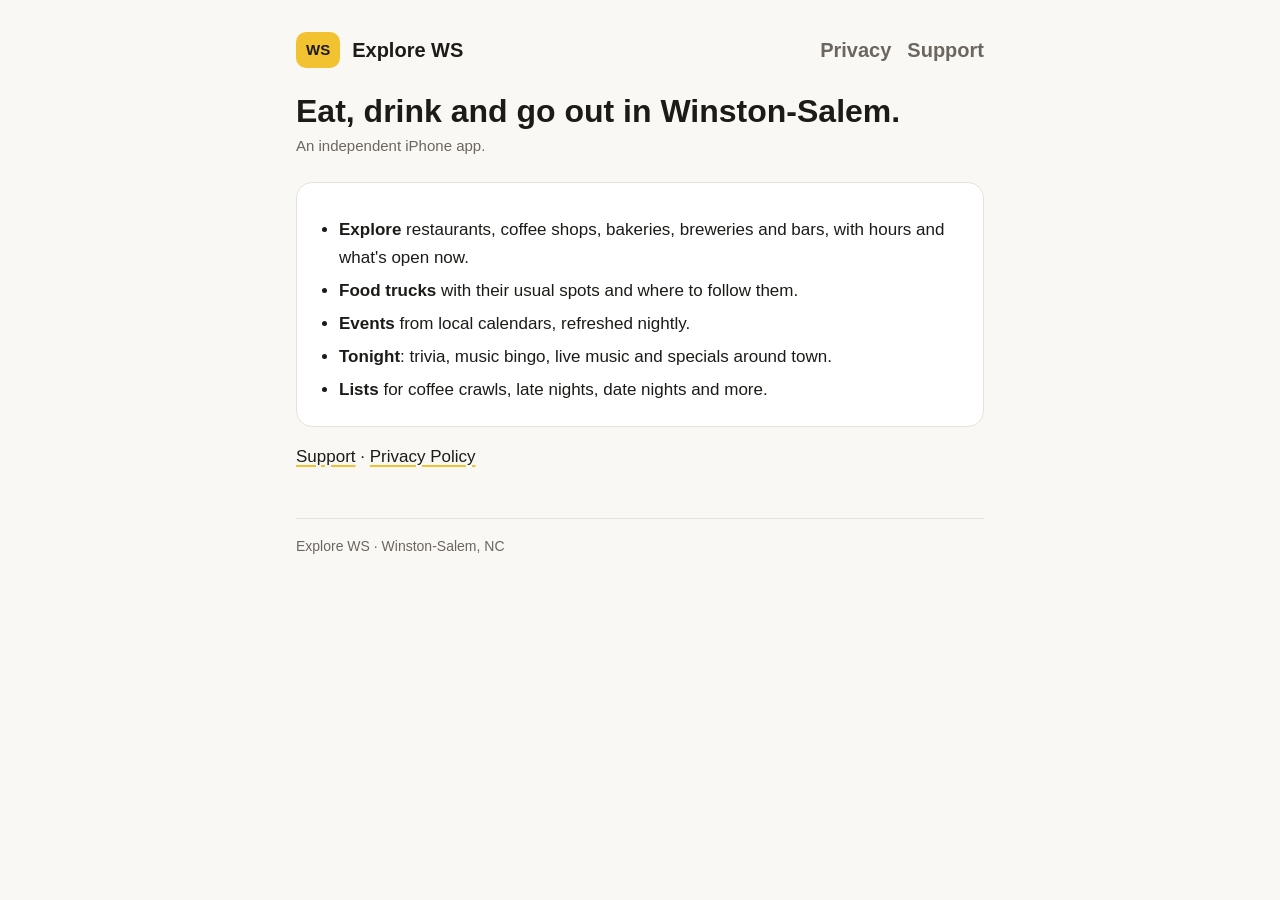
<file: index.html>
<!doctype html>
<html lang="en"><head><meta charset="utf-8"><meta name="viewport" content="width=device-width,initial-scale=1">
<title>Explore WS</title><meta name="description" content="Food, coffee, drinks, food trucks and events in Winston-Salem, NC.">
<link rel="stylesheet" href="style.css"></head>
<body><div class="wrap">
<header><span class="badge">WS</span><a href="./">Explore WS</a>
<nav><a href="privacy.html">Privacy</a><a href="support.html">Support</a></nav></header>
<h1>Eat, drink and go out in Winston-Salem.</h1>
<p class="meta">An independent iPhone app.</p>
<div class="card short"><ul>
<li><strong>Explore</strong> restaurants, coffee shops, bakeries, breweries and bars, with hours and what's open now.</li>
<li><strong>Food trucks</strong> with their usual spots and where to follow them.</li>
<li><strong>Events</strong> from local calendars, refreshed nightly.</li>
<li><strong>Tonight</strong>: trivia, music bingo, live music and specials around town.</li>
<li><strong>Lists</strong> for coffee crawls, late nights, date nights and more.</li>
</ul></div>
<p><a href="support.html">Support</a> · <a href="privacy.html">Privacy Policy</a></p>
<footer>Explore WS · Winston-Salem, NC</footer>
</div></body></html>
</file>
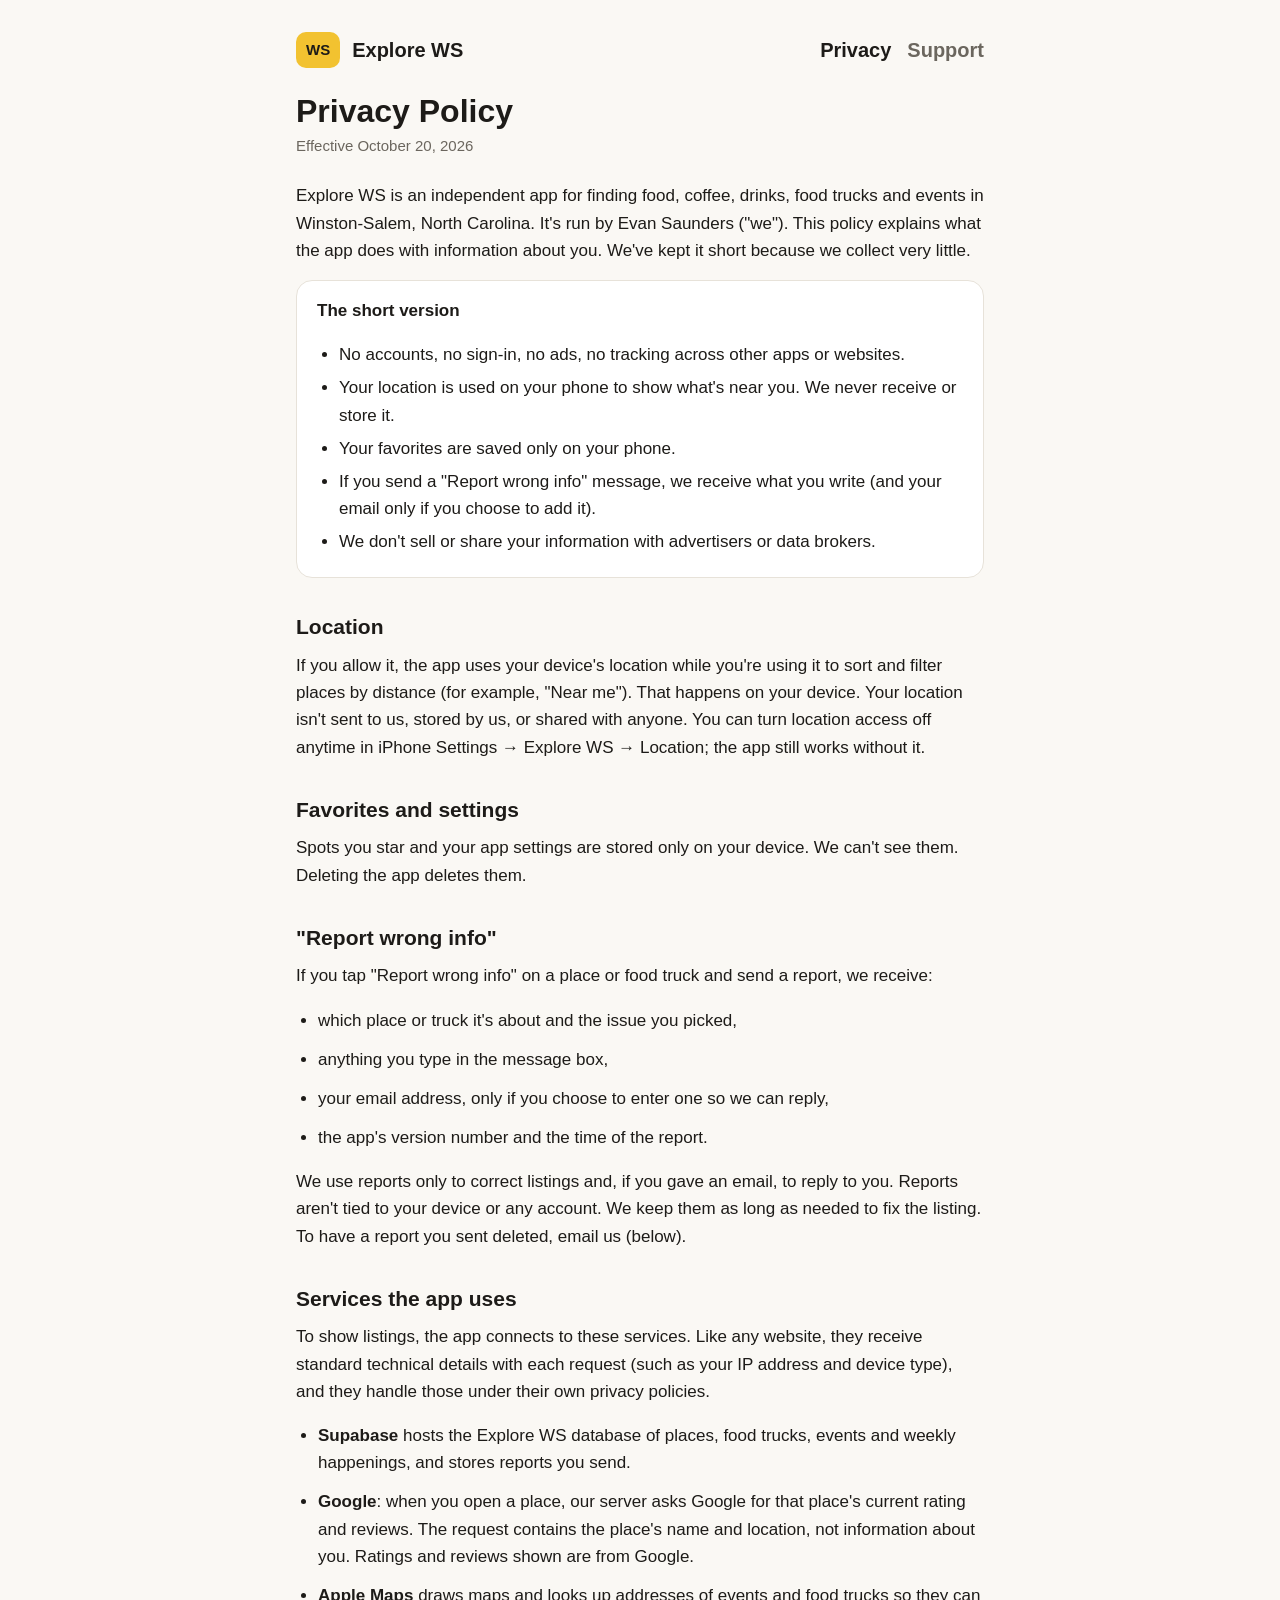
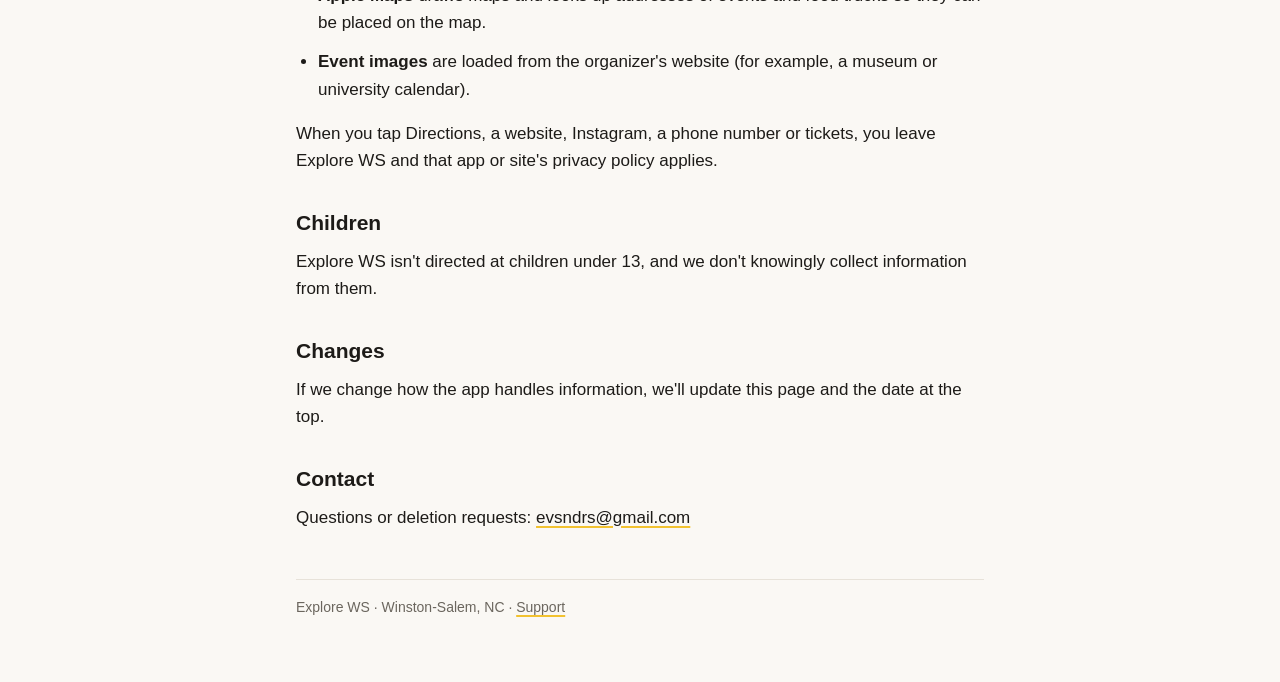
<file: privacy.html>
<!doctype html>
<html lang="en"><head><meta charset="utf-8"><meta name="viewport" content="width=device-width,initial-scale=1">
<title>Explore WS Privacy Policy</title><meta name="description" content="How the Explore WS app handles your information.">
<link rel="stylesheet" href="style.css"></head>
<body><div class="wrap">
<header><span class="badge">WS</span><a href="./">Explore WS</a>
<nav><a href="privacy.html" aria-current="page">Privacy</a><a href="support.html">Support</a></nav></header>

<h1>Privacy Policy</h1>
<p class="meta">Effective October 20, 2026</p>

<p>Explore WS is an independent app for finding food, coffee, drinks, food trucks and events in Winston-Salem, North Carolina. It's run by Evan Saunders ("we"). This policy explains what the app does with information about you. We've kept it short because we collect very little.</p>

<div class="card short"><p><strong>The short version</strong></p><ul>
<li>No accounts, no sign-in, no ads, no tracking across other apps or websites.</li>
<li>Your location is used on your phone to show what's near you. We never receive or store it.</li>
<li>Your favorites are saved only on your phone.</li>
<li>If you send a "Report wrong info" message, we receive what you write (and your email only if you choose to add it).</li>
<li>We don't sell or share your information with advertisers or data brokers.</li>
</ul></div>

<h2>Location</h2>
<p>If you allow it, the app uses your device's location while you're using it to sort and filter places by distance (for example, "Near me"). That happens on your device. Your location isn't sent to us, stored by us, or shared with anyone. You can turn location access off anytime in iPhone Settings → Explore WS → Location; the app still works without it.</p>

<h2>Favorites and settings</h2>
<p>Spots you star and your app settings are stored only on your device. We can't see them. Deleting the app deletes them.</p>

<h2>"Report wrong info"</h2>
<p>If you tap "Report wrong info" on a place or food truck and send a report, we receive:</p>
<ul><li>which place or truck it's about and the issue you picked,</li>
<li>anything you type in the message box,</li>
<li>your email address, only if you choose to enter one so we can reply,</li>
<li>the app's version number and the time of the report.</li></ul>
<p>We use reports only to correct listings and, if you gave an email, to reply to you. Reports aren't tied to your device or any account. We keep them as long as needed to fix the listing. To have a report you sent deleted, email us (below).</p>

<h2>Services the app uses</h2>
<p>To show listings, the app connects to these services. Like any website, they receive standard technical details with each request (such as your IP address and device type), and they handle those under their own privacy policies.</p>
<ul>
<li><strong>Supabase</strong> hosts the Explore WS database of places, food trucks, events and weekly happenings, and stores reports you send.</li>
<li><strong>Google</strong>: when you open a place, our server asks Google for that place's current rating and reviews. The request contains the place's name and location, not information about you. Ratings and reviews shown are from Google.</li>
<li><strong>Apple Maps</strong> draws maps and looks up addresses of events and food trucks so they can be placed on the map.</li>
<li><strong>Event images</strong> are loaded from the organizer's website (for example, a museum or university calendar).</li>
</ul>
<p>When you tap Directions, a website, Instagram, a phone number or tickets, you leave Explore WS and that app or site's privacy policy applies.</p>

<h2>Children</h2>
<p>Explore WS isn't directed at children under 13, and we don't knowingly collect information from them.</p>

<h2>Changes</h2>
<p>If we change how the app handles information, we'll update this page and the date at the top.</p>

<h2>Contact</h2>
<p>Questions or deletion requests: <a href="mailto:evsndrs@gmail.com">evsndrs@gmail.com</a></p>

<footer>Explore WS · Winston-Salem, NC · <a href="support.html">Support</a></footer>
</div></body></html>
</file>
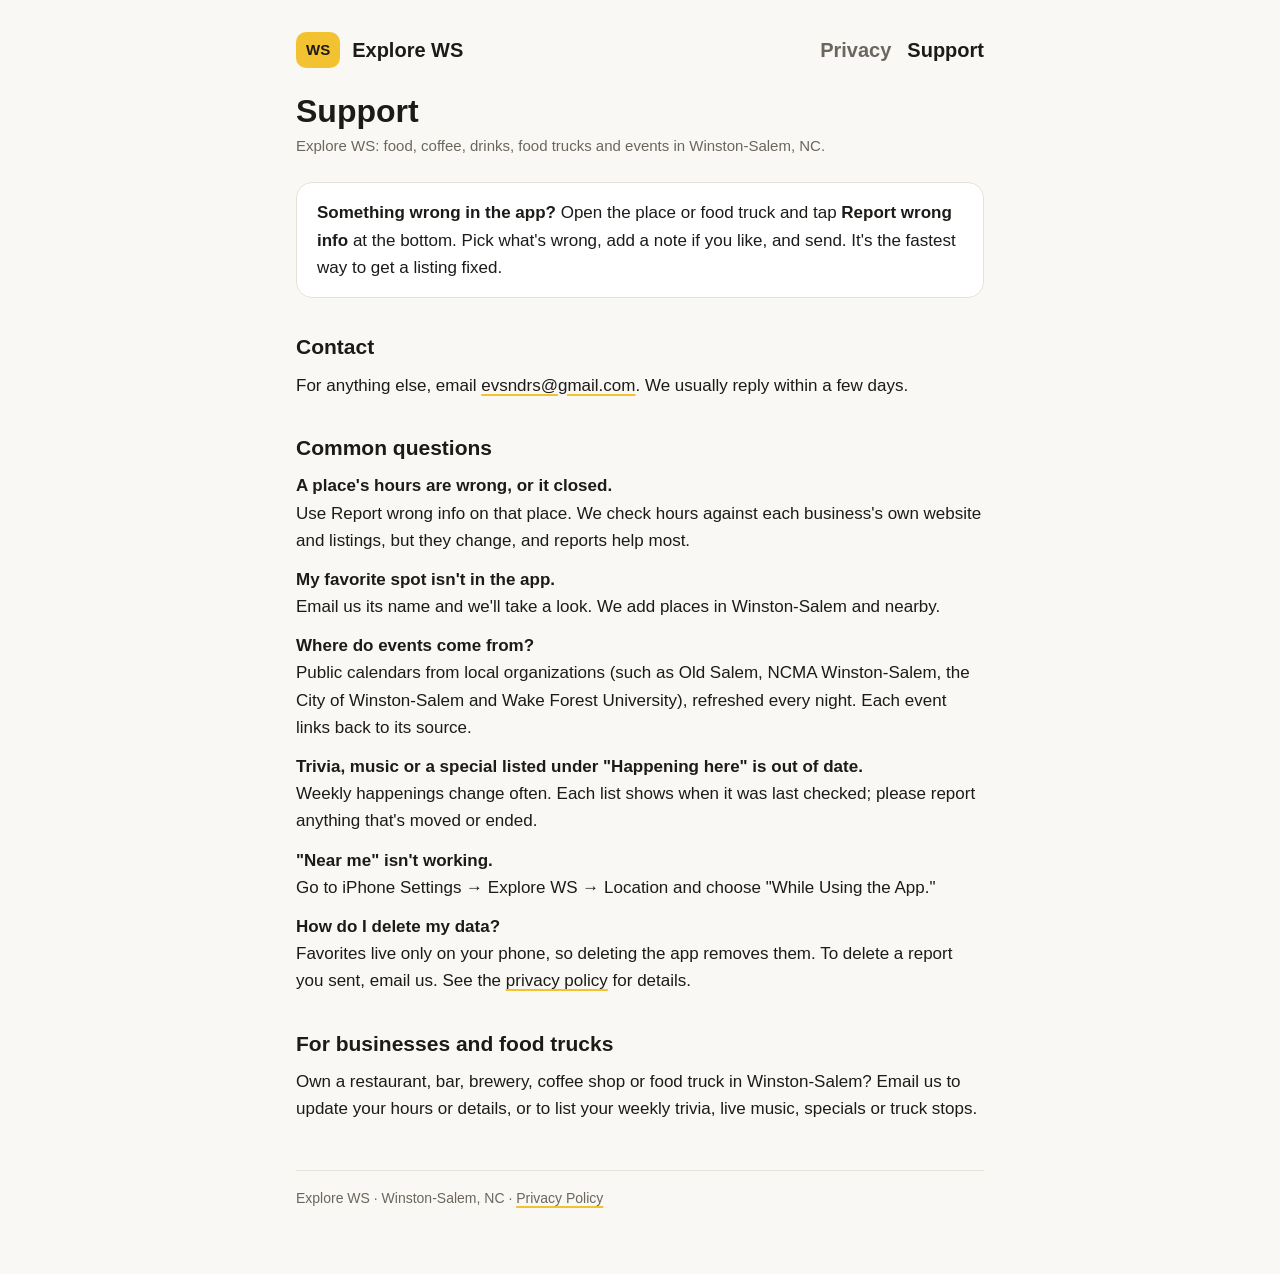
<file: support.html>
<!doctype html>
<html lang="en"><head><meta charset="utf-8"><meta name="viewport" content="width=device-width,initial-scale=1">
<title>Explore WS Support</title><meta name="description" content="Help and contact for the Explore WS app.">
<link rel="stylesheet" href="style.css"></head>
<body><div class="wrap">
<header><span class="badge">WS</span><a href="./">Explore WS</a>
<nav><a href="privacy.html">Privacy</a><a href="support.html" aria-current="page">Support</a></nav></header>

<h1>Support</h1>
<p class="meta">Explore WS: food, coffee, drinks, food trucks and events in Winston-Salem, NC.</p>

<div class="card"><p><strong>Something wrong in the app?</strong> Open the place or food truck and tap <strong>Report wrong info</strong> at the bottom. Pick what's wrong, add a note if you like, and send. It's the fastest way to get a listing fixed.</p></div>

<h2>Contact</h2>
<p>For anything else, email <a href="mailto:evsndrs@gmail.com">evsndrs@gmail.com</a>. We usually reply within a few days.</p>

<h2>Common questions</h2>
<p><strong>A place's hours are wrong, or it closed.</strong><br>Use Report wrong info on that place. We check hours against each business's own website and listings, but they change, and reports help most.</p>
<p><strong>My favorite spot isn't in the app.</strong><br>Email us its name and we'll take a look. We add places in Winston-Salem and nearby.</p>
<p><strong>Where do events come from?</strong><br>Public calendars from local organizations (such as Old Salem, NCMA Winston-Salem, the City of Winston-Salem and Wake Forest University), refreshed every night. Each event links back to its source.</p>
<p><strong>Trivia, music or a special listed under "Happening here" is out of date.</strong><br>Weekly happenings change often. Each list shows when it was last checked; please report anything that's moved or ended.</p>
<p><strong>"Near me" isn't working.</strong><br>Go to iPhone Settings → Explore WS → Location and choose "While Using the App."</p>
<p><strong>How do I delete my data?</strong><br>Favorites live only on your phone, so deleting the app removes them. To delete a report you sent, email us. See the <a href="privacy.html">privacy policy</a> for details.</p>

<h2>For businesses and food trucks</h2>
<p>Own a restaurant, bar, brewery, coffee shop or food truck in Winston-Salem? Email us to update your hours or details, or to list your weekly trivia, live music, specials or truck stops.</p>

<footer>Explore WS · Winston-Salem, NC · <a href="privacy.html">Privacy Policy</a></footer>
</div></body></html>
</file>
<file: style.css>
:root{--bg:#faf8f4;--card:#ffffff;--ink:#1d1b18;--muted:#6b665e;--line:#e7e2d9;--accent:#f2c230;--accent-ink:#1d1b18}
@media (prefers-color-scheme:dark){:root{--bg:#141312;--card:#1d1c1a;--ink:#f3f1ec;--muted:#a9a49b;--line:#2e2c29;--accent:#f2c230;--accent-ink:#141312}}
*{box-sizing:border-box}
body{margin:0;background:var(--bg);color:var(--ink);font:17px/1.6 -apple-system,BlinkMacSystemFont,"Segoe UI",Roboto,Helvetica,Arial,sans-serif;-webkit-text-size-adjust:100%}
.wrap{max-width:720px;margin:0 auto;padding:32px 16px 64px}
header{display:flex;align-items:center;gap:12px;margin-bottom:24px}
.badge{background:var(--accent);color:var(--accent-ink);font-weight:700;border-radius:10px;padding:6px 10px;font-size:15px}
header a{color:var(--ink);text-decoration:none;font-weight:700;font-size:20px}
nav{margin-left:auto;display:flex;gap:16px;font-size:15px}
nav a{color:var(--muted);text-decoration:none}nav a[aria-current]{color:var(--ink);font-weight:600}
h1{font-size:32px;line-height:1.2;margin:8px 0 4px}
.meta{color:var(--muted);font-size:15px;margin:0 0 24px}
h2{font-size:21px;margin:32px 0 8px}
p,li{margin:0 0 12px}ul{padding-left:22px}
a{color:inherit;text-decoration-color:var(--accent);text-decoration-thickness:2px;text-underline-offset:3px}
.card{background:var(--card);border:1px solid var(--line);border-radius:16px;padding:16px 20px;margin:16px 0}
.card p:last-child,.card ul:last-child{margin-bottom:0}
.short li{margin-bottom:6px}
footer{margin-top:48px;color:var(--muted);font-size:14px;border-top:1px solid var(--line);padding-top:16px}
@media (max-width:480px){h1{font-size:27px}nav{gap:12px}}
</file>
